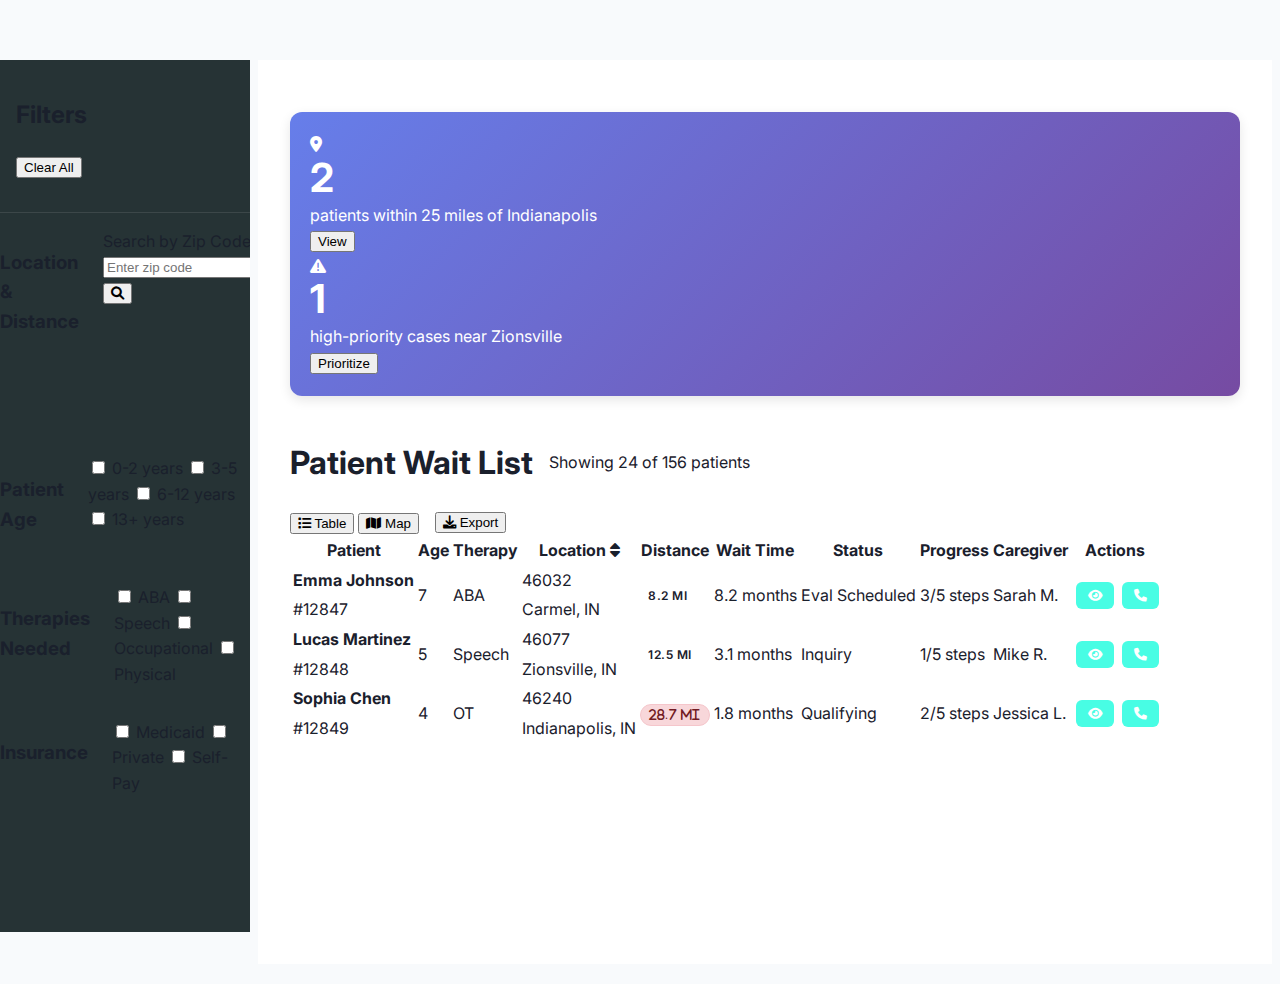
<file: index.html>
<!DOCTYPE html>
<html lang="en">
<head>
    <meta charset="UTF-8">
    <meta name="viewport" content="width=device-width, initial-scale=1.0">
    <title>Therapprove - Enhanced Location Filtering</title>
    <link rel="stylesheet" href="styles.css">
    <link href="https://fonts.googleapis.com/css2?family=Inter:wght@300;400;500;600;700&display=swap" rel="stylesheet">
    <link rel="stylesheet" href="https://cdnjs.cloudflare.com/ajax/libs/font-awesome/6.0.0/css/all.min.css">
</head>
<body>
    <div class="app-container">
        <!-- Enhanced Sidebar with Zip Code Filtering -->
        <aside class="sidebar">
            <div class="sidebar-header">
                <h2>Filters</h2>
                <button class="clear-filters">Clear All</button>
            </div>

            <!-- NEW: Enhanced Location Filter -->
            <div class="filter-section">
                <h3>Location & Distance</h3>
                
                <!-- Zip Code Search -->
                <div class="zip-search">
                    <label for="zip-input">Search by Zip Code</label>
                    <div class="zip-input-group">
                        <input type="text" id="zip-input" placeholder="Enter zip code" maxlength="5">
                        <button class="zip-search-btn">
                            <i class="fas fa-search"></i>
                        </button>
                    </div>
                </div>

                <!-- Radius Selector -->
                <div class="radius-selector">
                    <label>Within Distance</label>
                    <div class="radius-options">
                        <button class="radius-btn" data-radius="10">10 miles</button>
                        <button class="radius-btn active" data-radius="25">25 miles</button>
                        <button class="radius-btn" data-radius="50">50 miles</button>
                    </div>
                </div>

                <!-- Quick Location Filters -->
                <div class="quick-locations">
                    <label>Near Clinic Locations</label>
                    <div class="location-chips">
                        <button class="location-chip" data-location="indianapolis">
                            <i class="fas fa-map-marker-alt"></i>
                            Indianapolis
                        </button>
                        <button class="location-chip" data-location="louisville">
                            <i class="fas fa-map-marker-alt"></i>
                            Louisville
                        </button>
                        <button class="location-chip" data-location="lexington">
                            <i class="fas fa-map-marker-alt"></i>
                            Lexington
                        </button>
                    </div>
                </div>
            </div>

            <!-- Existing Filters (keeping current design) -->
            <div class="filter-section">
                <h3>Patient Age</h3>
                <div class="checkbox-group">
                    <label><input type="checkbox"> 0-2 years</label>
                    <label><input type="checkbox"> 3-5 years</label>
                    <label><input type="checkbox"> 6-12 years</label>
                    <label><input type="checkbox"> 13+ years</label>
                </div>
            </div>

            <div class="filter-section">
                <h3>Therapies Needed</h3>
                <div class="checkbox-group">
                    <label><input type="checkbox"> ABA</label>
                    <label><input type="checkbox"> Speech</label>
                    <label><input type="checkbox"> Occupational</label>
                    <label><input type="checkbox"> Physical</label>
                </div>
            </div>

            <div class="filter-section">
                <h3>Insurance</h3>
                <div class="checkbox-group">
                    <label><input type="checkbox"> Medicaid</label>
                    <label><input type="checkbox"> Private</label>
                    <label><input type="checkbox"> Self-Pay</label>
                </div>
            </div>
        </aside>

        <!-- Main Content Area -->
        <main class="main-content">
            <!-- NEW: Location Insights Banner -->
            <div class="insights-banner">
                <div class="insight-card">
                    <i class="fas fa-map-marker-alt"></i>
                    <div class="insight-content">
                        <span class="insight-number">8</span>
                        <span class="insight-text">patients within 25 miles of Indianapolis</span>
                    </div>
                    <button class="insight-action">View</button>
                </div>
                <div class="insight-card urgent">
                    <i class="fas fa-exclamation-triangle"></i>
                    <div class="insight-content">
                        <span class="insight-number">3</span>
                        <span class="insight-text">high-priority cases near Zionsville</span>
                    </div>
                    <button class="insight-action">Prioritize</button>
                </div>
            </div>

            <!-- Enhanced Header with Map Toggle -->
            <div class="content-header">
                <div class="header-left">
                    <h1>Patient Wait List</h1>
                    <span class="patient-count">Showing 24 of 156 patients</span>
                </div>
                <div class="header-right">
                    <div class="view-toggle">
                        <button class="toggle-btn active" data-view="table">
                            <i class="fas fa-list"></i>
                            Table
                        </button>
                        <button class="toggle-btn" data-view="map">
                            <i class="fas fa-map"></i>
                            Map
                        </button>
                    </div>
                    <button class="export-btn">
                        <i class="fas fa-download"></i>
                        Export
                    </button>
                </div>
            </div>

            <!-- Enhanced Patient Table -->
            <div class="table-container">
                <table class="patient-table">
                    <thead>
                        <tr>
                            <th>Patient</th>
                            <th>Age</th>
                            <th>Therapy</th>
                            <th>Location <i class="fas fa-sort"></i></th>
                            <th>Distance</th>
                            <th>Wait Time</th>
                            <th>Status</th>
                            <th>Progress</th>
                            <th>Caregiver</th>
                            <th>Actions</th>
                        </tr>
                    </thead>
                    <tbody>
                        <tr class="patient-row" data-distance="8.2">
                            <td>
                                <div class="patient-info">
                                    <strong>Emma Johnson</strong>
                                    <span class="patient-id">#12847</span>
                                </div>
                            </td>
                            <td>7</td>
                            <td><span class="therapy-tag aba">ABA</span></td>
                            <td>
                                <div class="location-info">
                                    <span class="zip-code">46032</span>
                                    <span class="city">Carmel, IN</span>
                                </div>
                            </td>
                            <td class="distance-cell">
                                <span class="distance-badge near">8.2 mi</span>
                            </td>
                            <td>
                                <span class="wait-time urgent">8.2 months</span>
                            </td>
                            <td><span class="status-badge eval">Eval Scheduled</span></td>
                            <td>
                                <div class="progress-bar">
                                    <div class="progress-fill" style="width: 60%"></div>
                                </div>
                                <span class="progress-text">3/5 steps</span>
                            </td>
                            <td>Sarah M.</td>
                            <td>
                                <div class="action-buttons">
                                    <button class="action-btn" title="View Details">
                                        <i class="fas fa-eye"></i>
                                    </button>
                                    <button class="action-btn" title="Contact">
                                        <i class="fas fa-phone"></i>
                                    </button>
                                </div>
                            </td>
                        </tr>
                        
                        <tr class="patient-row" data-distance="12.5">
                            <td>
                                <div class="patient-info">
                                    <strong>Lucas Martinez</strong>
                                    <span class="patient-id">#12848</span>
                                </div>
                            </td>
                            <td>5</td>
                            <td><span class="therapy-tag speech">Speech</span></td>
                            <td>
                                <div class="location-info">
                                    <span class="zip-code">46077</span>
                                    <span class="city">Zionsville, IN</span>
                                </div>
                            </td>
                            <td class="distance-cell">
                                <span class="distance-badge near">12.5 mi</span>
                            </td>
                            <td>
                                <span class="wait-time moderate">3.1 months</span>
                            </td>
                            <td><span class="status-badge inquiry">Inquiry</span></td>
                            <td>
                                <div class="progress-bar">
                                    <div class="progress-fill" style="width: 20%"></div>
                                </div>
                                <span class="progress-text">1/5 steps</span>
                            </td>
                            <td>Mike R.</td>
                            <td>
                                <div class="action-buttons">
                                    <button class="action-btn" title="View Details">
                                        <i class="fas fa-eye"></i>
                                    </button>
                                    <button class="action-btn" title="Contact">
                                        <i class="fas fa-phone"></i>
                                    </button>
                                </div>
                            </td>
                        </tr>

                        <tr class="patient-row" data-distance="28.7">
                            <td>
                                <div class="patient-info">
                                    <strong>Sophia Chen</strong>
                                    <span class="patient-id">#12849</span>
                                </div>
                            </td>
                            <td>4</td>
                            <td><span class="therapy-tag ot">OT</span></td>
                            <td>
                                <div class="location-info">
                                    <span class="zip-code">46240</span>
                                    <span class="city">Indianapolis, IN</span>
                                </div>
                            </td>
                            <td class="distance-cell">
                                <span class="distance-badge far">28.7 mi</span>
                            </td>
                            <td>
                                <span class="wait-time moderate">1.8 months</span>
                            </td>
                            <td><span class="status-badge qualifying">Qualifying</span></td>
                            <td>
                                <div class="progress-bar">
                                    <div class="progress-fill" style="width: 40%"></div>
                                </div>
                                <span class="progress-text">2/5 steps</span>
                            </td>
                            <td>Jessica L.</td>
                            <td>
                                <div class="action-buttons">
                                    <button class="action-btn" title="View Details">
                                        <i class="fas fa-eye"></i>
                                    </button>
                                    <button class="action-btn" title="Contact">
                                        <i class="fas fa-phone"></i>
                                    </button>
                                </div>
                            </td>
                        </tr>
                    </tbody>
                </table>
            </div>

            <!-- NEW: Map View (Hidden by default) -->
            <div class="map-container" id="map-view" style="display: none;">
                <div class="map-placeholder">
                    <div class="map-controls">
                        <button class="map-control-btn">
                            <i class="fas fa-search-plus"></i>
                        </button>
                        <button class="map-control-btn">
                            <i class="fas fa-search-minus"></i>
                        </button>
                        <button class="map-control-btn">
                            <i class="fas fa-crosshairs"></i>
                        </button>
                    </div>
                    
                    <!-- Simulated Map with Patient Pins -->
                    <div class="map-pins">
                        <div class="map-pin near" style="top: 30%; left: 45%;" data-patient="Emma Johnson">
                            <i class="fas fa-map-marker-alt"></i>
                            <span class="pin-label">Emma J.</span>
                        </div>
                        <div class="map-pin near" style="top: 25%; left: 40%;" data-patient="Lucas Martinez">
                            <i class="fas fa-map-marker-alt"></i>
                            <span class="pin-label">Lucas M.</span>
                        </div>
                        <div class="map-pin far" style="top: 60%; left: 55%;" data-patient="Sophia Chen">
                            <i class="fas fa-map-marker-alt"></i>
                            <span class="pin-label">Sophia C.</span>
                        </div>
                    </div>
                    
                    <!-- Map Legend -->
                    <div class="map-legend">
                        <div class="legend-item">
                            <div class="legend-color near"></div>
                            <span>Within 15 miles</span>
                        </div>
                        <div class="legend-item">
                            <div class="legend-color far"></div>
                            <span>15+ miles</span>
                        </div>
                    </div>
                </div>
            </div>
        </main>
    </div>

    <script src="script.js"></script>
</body>
</html>
</file>
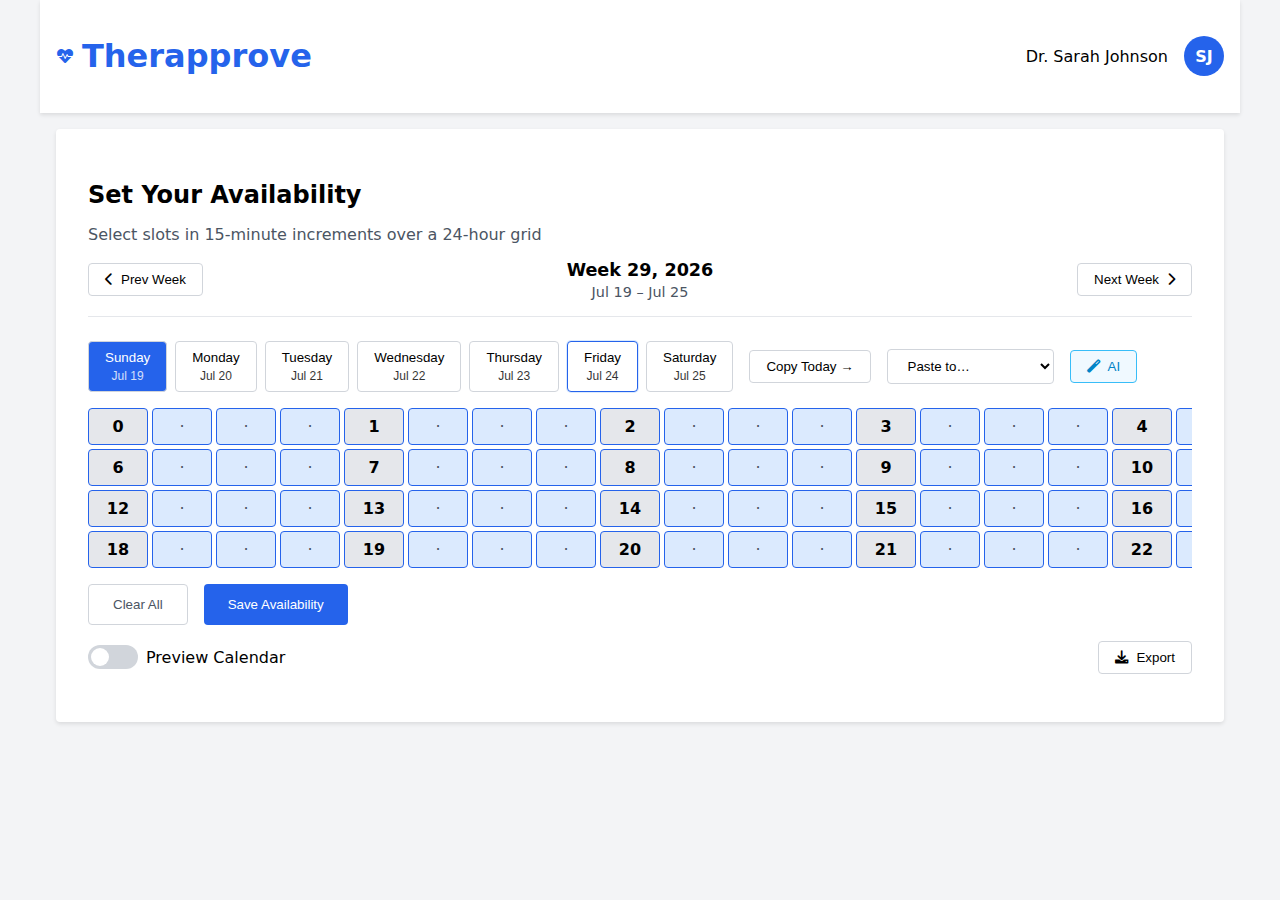
<file: availability.html>
<!DOCTYPE html>
<html lang="en">
<head>
  <meta charset="UTF-8">
  <meta name="viewport" content="width=device-width, initial-scale=1">
  <title>Therapprove – Availability Scheduler</title>
  <link
    href="https://cdnjs.cloudflare.com/ajax/libs/font-awesome/6.0.0-beta3/css/all.min.css"
    rel="stylesheet"
  />
  <link rel="stylesheet" href="availability-styles.css">
</head>
<body>
  <div class="app-container">
    <header class="app-header">
      <div class="logo">
        <i class="fas fa-heartbeat"></i>
        <h1>Therapprove</h1>
      </div>
      <div class="user-info">
        <span>Dr. Sarah Johnson</span>
        <div class="avatar">SJ</div>
      </div>
    </header>

    <main class="main-content">
      <div class="page-header">
        <h2>Set Your Availability</h2>
        <p>Select slots in 15-minute increments over a 24-hour grid</p>
      </div>

      <!-- Week Navigation -->
      <div class="week-navigation">
        <button id="prev-week" class="week-nav-btn" aria-label="Previous Week">
          <i class="fas fa-chevron-left"></i> Prev Week
        </button>
        <div class="week-info-container">
          <div id="week-info" class="week-info">Week 30, 2023</div>
          <div id="week-dates" class="week-dates">Jul 23 – Jul 29</div>
        </div>
        <button id="next-week" class="week-nav-btn" aria-label="Next Week">
          Next Week <i class="fas fa-chevron-right"></i>
        </button>
      </div>

      <!-- Day Selector + Copy/Paste -->
      <div class="controls">
        <div class="day-selector">
          <button class="day-btn active" data-day="0">Sunday</button>
          <button class="day-btn" data-day="1">Monday</button>
          <button class="day-btn" data-day="2">Tuesday</button>
          <button class="day-btn" data-day="3">Wednesday</button>
          <button class="day-btn" data-day="4">Thursday</button>
          <button class="day-btn" data-day="5">Friday</button>
          <button class="day-btn" data-day="6">Saturday</button>
        </div>
        <button class="action-btn" id="copy-day">Copy Today →</button>
        <select id="paste-target" class="paste-select">
          <option value="">Paste to…</option>
        </select>
        <!-- AI button will be added by JavaScript -->
      </div>

      <!-- 24-Hour Grid -->
      <div class="time-grid-container">
        <div class="time-grid" id="time-grid"></div>
      </div>

      <!-- Save & Calendar Preview Toggle -->
      <div class="action-buttons">
        <button class="secondary-btn" id="clear-all">Clear All</button>
        <button class="primary-btn" id="save-availability">Save Availability</button>
      </div>

      <div class="calendar-toggle">
        <label class="toggle-switch">
          <input type="checkbox" id="calendar-view-toggle">
          <span class="toggle-slider"></span>
        </label>
        <span>Preview Calendar</span>
        
        <div class="export-options">
          <button id="export-dropdown-btn" class="export-btn">
            <i class="fas fa-download"></i> Export
          </button>
          <div id="export-dropdown" class="export-dropdown">
            <button id="export-csv" class="export-option">
              <i class="fas fa-file-csv"></i> CSV File
            </button>
            <button id="export-ics" class="export-option">
              <i class="fas fa-calendar-alt"></i> iCalendar (.ics)
            </button>
            <button id="export-excel" class="export-option">
              <i class="fas fa-file-excel"></i> Excel File
            </button>
            <div class="export-divider"></div>
            <button id="export-google" class="export-option">
              <i class="fab fa-google"></i> Google Calendar
            </button>
            <button id="export-outlook" class="export-option">
              <i class="fab fa-microsoft"></i> Outlook Calendar
            </button>
          </div>
        </div>
      </div>

      <!-- Calendar Preview -->
      <div id="calendar-view" class="calendar-view" style="display:none;">
        <div class="calendar-header">
          <div></div>
          <div>Sunday</div>
          <div>Monday</div>
          <div>Tuesday</div>
          <div>Wednesday</div>
          <div>Thursday</div>
          <div>Friday</div>
          <div>Saturday</div>
        </div>
        <div class="calendar-body" id="calendar-body"></div>
      </div>
      
      <!-- Last saved info -->
      <div id="last-saved-info" class="last-saved-info" style="text-align: center; margin-top: 1rem; color: var(--gray-600); font-size: 0.875rem;">
        <!-- Will be populated by JavaScript -->
      </div>
    </main>
  </div>

  <script src="availability.js"></script>
</body>
</html>
</file>
<file: styles.css>
/* Accessibility */
.sr-only {
    position: absolute;
    width: 1px;
    height: 1px;
    padding: 0;
    margin: -1px;
    overflow: hidden;
    clip: rect(0, 0, 0, 0);
    white-space: nowrap;
    border: 0;
}

.skip-link {
    position: absolute;
    top: -40px;
    left: 6px;
    background: var(--primary-color);
    color: var(--secondary-color);
    padding: 8px;
    text-decoration: none;
    border-radius: 4px;
    z-index: 10001;
    font-weight: 600;
}

.skip-link:focus {
    top: 6px;
}

/* Enhanced Focus States */
*:focus {
    outline: 2px solid var(--primary-color);
    outline-offset: 2px;
}

button:focus,
input:focus,
select:focus,
a:focus {
    outline: 2px solid var(--primary-color);
    outline-offset: 2px;
    box-shadow: 0 0 0 4px rgba(72, 253, 228, 0.2);
}

.view-btn:focus {
    outline: 2px solid var(--primary-color);
    outline-offset: -2px;
}

.saved-view-btn:focus {
    outline: 2px solid var(--primary-color);
    outline-offset: -2px;
}

/* High Contrast Mode Support */
@media (prefers-contrast: high) {
    :root {
        --border-color: #000000;
        --text-secondary: #000000;
        --bg-gray: #ffffff;
    }
    
    .insurance-pill,
    .stage-badge,
    .sla-badge {
        border: 2px solid currentColor;
    }
}

/* Reduced Motion Support */
@media (prefers-reduced-motion: reduce) {
    *,
    *::before,
    *::after {
        animation-duration: 0.01ms !important;
        animation-iteration-count: 1 !important;
        transition-duration: 0.01ms !important;
        scroll-behavior: auto !important;
    }
}

/* Focus Within for Complex Components */
.table-row:focus-within {
    background: var(--primary-light);
    outline: 2px solid var(--primary-color);
    outline-offset: -2px;
}

.kanban-card:focus-within {
    outline: 2px solid var(--primary-color);
    outline-offset: -2px;
    box-shadow: 0 0 0 4px rgba(72, 253, 228, 0.2);
}

/* Enhanced body background - simplified */
body {
    font-family: 'Inter', -apple-system, BlinkMacSystemFont, sans-serif;
    background-color: #f8fafc;
    color: #1a202c;
    line-height: 1.6;
    min-height: 100vh;
}

/* Clean header */
.header {
    background: white;
    border-bottom: 1px solid #e2e8f0;
    box-shadow: 0 1px 3px rgba(0, 0, 0, 0.1);
    position: sticky;
    top: 0;
    z-index: 100;
}

/* Simple KPI values */
.kpi-value.good {
    color: #38a169;
}

.kpi-value.excellent {
    color: #3182ce;
}

/* Clean main content */
.main-content {
    background: white;
    border-radius: 12px;
    margin: 20px;
    padding: 30px;
    box-shadow: 0 1px 3px rgba(0, 0, 0, 0.1);
}

/* Simple page header */
.page-header h1 { 
    font-size: 1.8rem; 
    font-weight: 600; 
    color: var(--text-primary); 
    margin: 0;
}

/* Simplified filter groups with subtle hover */
.filter-group {
    display: flex;
    flex-direction: column;
    gap: 0.4rem;
    width: 140px;
    padding: 1rem;
    background: #f8fafc;
    border-radius: 6px;
    border: 1px solid #e2e8f0;
    box-shadow: 0 1px 2px rgba(0, 0, 0, 0.05);
    flex-shrink: 0;
    transition: box-shadow 0.2s ease;
}

.filter-group:hover {
    box-shadow: 0 2px 8px rgba(0, 0, 0, 0.1);
}

/* Location & Distance group needs to be wider for ZIP + radius */
.filter-group:first-child {
    width: 200px;
}

/* Simple input and select interactions */
.location-controls input,
.filter-group select {
    padding: 0.5rem;
    border: 1px solid var(--border-color);
    border-radius: 4px;
    font-size: 0.8rem;
    background: white;
    transition: border-color 0.2s ease;
    width: 100%;
}

.location-controls input:hover,
.filter-group select:hover {
    border-color: var(--primary-color);
}

.location-controls input:focus,
.filter-group select:focus {
    outline: none;
    border-color: var(--primary-color);
    box-shadow: 0 0 0 2px rgba(72, 253, 228, 0.1);
}

/* Clean insights banner */
.insights-banner {
    background: linear-gradient(135deg, #667eea 0%, #764ba2 100%);
    color: white;
    padding: 20px;
    margin: 20px 0;
    border-radius: 12px;
    box-shadow: 0 4px 12px rgba(0, 0, 0, 0.1);
}

/* Simple location chips */
.location-chip {
    display: inline-flex;
    align-items: center;
    gap: 8px;
    padding: 10px 16px;
    background: #f8fafc;
    border: 2px solid #e2e8f0;
    border-radius: 25px;
    font-size: 0.9rem;
    font-weight: 500;
    color: #4a5568;
    cursor: pointer;
    transition: all 0.2s ease;
    text-decoration: none;
    white-space: nowrap;
}

.location-chip:hover {
    background: #e2e8f0;
    border-color: #cbd5e0;
    transform: translateY(-1px);
    box-shadow: 0 2px 8px rgba(0, 0, 0, 0.1);
}

.location-chip.active,
.location-chip[aria-pressed="true"] {
    background: var(--primary-color);
    border-color: var(--primary-color);
    color: white;
    box-shadow: 0 2px 8px rgba(72, 253, 228, 0.3);
}

/* Simple table interactions */
.referrals-table tbody tr {
    transition: background-color 0.2s ease;
}

.referrals-table tbody tr:hover {
    background: #fbfeff;
}

/* Clean action buttons */
.action-btn {
    background: var(--primary-color);
    color: white;
    border: none;
    padding: 6px 12px;
    border-radius: 6px;
    font-size: 0.8rem;
    cursor: pointer;
    margin-left: 4px;
    transition: all 0.2s ease;
}

.action-btn:hover {
    background: var(--primary-dark);
    transform: translateY(-1px);
    box-shadow: 0 2px 8px rgba(0, 0, 0, 0.15);
}

/* Simple view buttons */
.view-btn {
    transition: all 0.2s ease;
}

.view-btn:hover {
    transform: translateY(-1px);
    box-shadow: 0 2px 8px rgba(0, 0, 0, 0.1);
}

/* Clean saved view buttons */
.saved-view-btn {
    padding: 0.4rem 0.8rem;
    border: 1px solid var(--border-color);
    background: white;
    cursor: pointer;
    border-radius: 4px;
    font-size: 0.75rem;
    transition: all 0.2s ease;
    white-space: nowrap;
}

.saved-view-btn:hover {
    background: var(--bg-gray);
    transform: translateY(-1px);
    box-shadow: 0 2px 8px rgba(0, 0, 0, 0.1);
}

.saved-view-btn.active {
    background: var(--primary-color);
    color: var(--secondary-color);
    border-color: var(--primary-color);
}

/* Remove floating action button */
.floating-action {
    display: none;
}

/* Simple loading animation */
.spinner {
    width: 50px;
    height: 50px;
    border: 4px solid rgba(255, 255, 255, 0.3);
    border-top: 4px solid var(--primary-color);
    border-radius: 50%;
    animation: spin 1s linear infinite;
    margin-bottom: 20px;
}

@keyframes spin {
    0% { transform: rotate(0deg); }
    100% { transform: rotate(360deg); }
}

/* Remove excessive animations */
@keyframes shimmer,
@keyframes pulse,
@keyframes glow-green,
@keyframes glow-blue,
@keyframes pulse-spinner {
    /* Disable these animations */
}

.sla-badge.urgent,
.priority-dot.urgent {
    animation: none;
}

.kpi-value {
    text-shadow: none;
    animation: none;
}
}

/* Therapprove Colors */
:root {
    --primary-color: #48fde4;
    --primary-dark: #00ad9a;
    --primary-light: #ebfffd;
    --secondary-color: #263335;
    --text-primary: #1a202c;
    --text-secondary: #718096;
    --border-color: #e2e8f0;
    --bg-white: #ffffff;
    --bg-gray: #f7fafc;
    --shadow: 0 1px 3px rgba(0, 0, 0, 0.1);
    --success-color: #51cf66;
    --warning-color: #ffd43b;
    --error-color: #ff6b6b;
}

/* Header */
.header {
    background: var(--bg-white);
    border-bottom: 1px solid var(--border-color);
    padding: 0 1rem;
    height: 60px;
    position: fixed;
    top: 0;
    left: 0;
    right: 0;
    z-index: 1000;
    box-shadow: var(--shadow);
}

.header-content {
    display: flex;
    align-items: center;
    justify-content: space-between;
    height: 100%;
    max-width: 1400px;
    margin: 0 auto;
}

.header-left {
    display: flex;
    align-items: center;
    gap: 1rem;
}

.mobile-menu-btn,
.sidebar-toggle {
    background: none;
    border: none;
    padding: 0.5rem;
    cursor: pointer;
    color: var(--text-secondary);
    border-radius: 4px;
    transition: all 0.2s;
}

.search-container {
    flex: 1;
    max-width: 400px;
    margin: 0 2rem;
}

.search-wrapper {
    position: relative;
}

.search-icon {
    position: absolute;
    left: 12px;
    top: 50%;
    transform: translateY(-50%);
    color: var(--text-secondary);
}

.search-input {
    width: 100%;
    padding: 0.75rem 1rem 0.75rem 2.5rem;
    border: 1px solid var(--border-color);
    border-radius: 8px;
    font-size: 0.9rem;
    transition: all 0.2s;
}

.header-right {
    display: flex;
    align-items: center;
    gap: 1rem;
}

.kpi-summary {
    display: flex;
    gap: 1rem;
}

.kpi-item {
    display: flex;
    flex-direction: column;
    align-items: center;
    padding: 0.5rem;
    background: var(--bg-gray);
    border-radius: 6px;
    min-width: 80px;
}

.kpi-label {
    font-size: 0.7rem;
    color: var(--text-secondary);
}

.kpi-value {
    font-size: 0.9rem;
    font-weight: 600;
}

.kpi-value.good {
    color: var(--success-color);
}

.kpi-value.excellent {
    color: var(--primary-dark);
}

.user-profile {
    display: flex;
    align-items: center;
    gap: 0.75rem;
    cursor: pointer;
    padding: 0.5rem;
    border-radius: 8px;
    transition: all 0.2s;
}

.avatar {
    width: 40px;
    height: 40px;
    background: #ff6b6b;
    border-radius: 50%;
    display: flex;
    align-items: center;
    justify-content: center;
    color: white;
    font-weight: 600;
    font-size: 0.9rem;
}

.user-info {
    display: flex;
    flex-direction: column;
}

.user-name {
    font-weight: 500;
    font-size: 0.9rem;
}

.user-role {
    font-size: 0.8rem;
    color: var(--text-secondary);
}

/* Sidebar */
.sidebar {
    position: fixed;
    left: 0;
    top: 60px;
    width: 250px;
    height: calc(100vh - 60px);
    background: var(--secondary-color);
    padding: 1rem 0;
    z-index: 999;
    overflow-y: auto;
}

.sidebar-header {
    padding: 0 1rem 2rem;
    border-bottom: 1px solid rgba(255, 255, 255, 0.1);
    margin-bottom: 1rem;
}

.logo {
    width: 100%;
    height: auto;
}

.sidebar-menu {
    padding: 0 0.5rem;
}

.nav-item {
    display: flex;
    align-items: center;
    gap: 0.75rem;
    padding: 0.75rem 1rem;
    color: rgba(255, 255, 255, 0.8);
    text-decoration: none;
    border-radius: 6px;
    margin-bottom: 0.25rem;
    transition: all 0.2s;
}

.nav-item:hover {
    background: rgba(255, 255, 255, 0.1);
    color: white;
}

.nav-item.active {
    background: var(--primary-color);
    color: var(--secondary-color);
    font-weight: 500;
}

.nav-item i {
    width: 20px;
    text-align: center;
}

/* Main Content */
.main-content {
    margin-left: 250px;
    margin-top: 60px;
    padding: 2rem;
    min-height: calc(100vh - 60px);
}

.page-header {
    display: flex;
    justify-content: space-between;
    align-items: center;
    margin-bottom: 2rem;
}

.page-header h2 {
    font-size: 1.8rem;
    font-weight: 600;
    color: var(--text-primary);
}

.view-controls {
    display: flex;
    gap: 0.5rem;
}

.view-btn {
    padding: 0.5rem 1rem;
    border: 1px solid var(--border-color);
    background: white;
    cursor: pointer;
    border-radius: 6px;
    font-size: 0.9rem;
    transition: all 0.2s;
    display: flex;
    align-items: center;
    gap: 0.5rem;
}

.view-btn:hover {
    background: var(--bg-gray);
}

.view-btn.active {
    background: var(--primary-color);
    color: var(--secondary-color);
    border-color: var(--primary-color);
}

/* Smart Filters */
.smart-filters-panel {
    background: var(--bg-white);
    border-radius: 12px;
    padding: 1.5rem;
    margin-bottom: 2rem;
    box-shadow: var(--shadow);
    border: 1px solid var(--border-color);
}

/* Exact staging environment colors from original demo */
:root {
    --primary-color: #48fde4;
    --primary-dark: #00ad9a;
    --primary-light: #ebfffd;
    --secondary-color: #263335;
    --accent-color: #ff6b6b;
    --success-color: #51cf66;
    --warning-color: #ffd43b;
    --error-color: #ff6b6b;
    --text-primary: #1a202c;
    --text-secondary: #718096;
    --border-color: #e2e8f0;
    --bg-white: #ffffff;
    --bg-gray: #f7fafc;
    --shadow: 0 1px 3px rgba(0, 0, 0, 0.1);
    --shadow-lg: 0 10px 25px rgba(0, 0, 0, 0.1);
}

/* Original staging environment colors - no animations */
body {
    font-family: 'Inter', -apple-system, BlinkMacSystemFont, sans-serif;
    background-color: #f8fafc;
    color: #1a202c;
    line-height: 1.6;
    min-height: 100vh;
}

/* Sidebar - exact staging layout with collapse functionality */
.sidebar {
    position: fixed;
    left: 0;
    top: 60px;
    width: 250px;
    height: calc(100vh - 60px);
    background: var(--secondary-color);
    padding: 1rem 0;
    z-index: 999;
    overflow-y: auto;
    transition: width 0.3s ease;
}

.sidebar.collapsed {
    width: 64px;
}

.sidebar.collapsed .sidebar-header {
    padding: 0 0.5rem 1rem;
}

.sidebar.collapsed .logo {
    display: none;
}

.sidebar.collapsed .nav-item span {
    display: none;
}

.sidebar.collapsed .nav-item {
    justify-content: center;
    padding: 0.75rem 0.5rem;
}

.sidebar-header {
    padding: 0 1rem 2rem;
    border-bottom: 1px solid rgba(255, 255, 255, 0.1);
    margin-bottom: 1rem;
}

.logo {
    width: 100%;
    height: auto;
}

.sidebar-menu {
    padding: 0 0.5rem;
}

.nav-item {
    display: flex;
    align-items: center;
    gap: 0.75rem;
    padding: 0.75rem 1rem;
    color: rgba(255, 255, 255, 0.8);
    text-decoration: none;
    border-radius: 6px;
    margin-bottom: 0.25rem;
    transition: all 0.3s ease;
}

.nav-item:hover {
    background: rgba(255, 255, 255, 0.1);
    color: white;
}

.nav-item.active {
    background: var(--primary-color);
    color: var(--secondary-color);
    font-weight: 500;
}

.nav-item i {
    width: 20px;
    text-align: center;
    flex-shrink: 0;
}

/* Main Content - adjusts for sidebar collapse */
.main-content {
    margin-left: 250px;
    margin-top: 60px;
    padding: 2rem;
    min-height: calc(100vh - 60px);
    background: var(--bg-white);
    border-radius: 0;
    margin-right: 0;
    box-shadow: none;
    transition: margin-left 0.3s ease;
}

.main-content.sidebar-collapsed {
    margin-left: 64px;
}

/* Header - proper fixed positioning */
.header {
    background: var(--bg-white);
    border-bottom: 1px solid var(--border-color);
    box-shadow: var(--shadow);
    position: fixed;
    top: 0;
    left: 0;
    right: 0;
    z-index: 1000;
    height: 60px;
    padding: 0 1rem;
}

.header-content {
    display: flex;
    align-items: center;
    justify-content: space-between;
    height: 100%;
    max-width: 1400px;
    margin: 0 auto;
}

.header-left {
    display: flex;
    align-items: center;
    gap: 1rem;
}

.mobile-menu-btn,
.sidebar-toggle {
    background: none;
    border: none;
    padding: 0.5rem;
    cursor: pointer;
    color: var(--text-secondary);
    border-radius: 4px;
}

.mobile-menu-btn:hover,
.sidebar-toggle:hover {
    background: var(--bg-gray);
    color: var(--primary-dark);
}

.search-container {
    flex: 1;
    max-width: 400px;
    margin: 0 2rem;
}

.search-wrapper {
    position: relative;
}

.search-icon {
    position: absolute;
    left: 12px;
    top: 50%;
    transform: translateY(-50%);
    color: var(--text-secondary);
}

.search-input {
    width: 100%;
    padding: 0.75rem 1rem 0.75rem 2.5rem;
    border: 1px solid var(--border-color);
    border-radius: 8px;
    font-size: 0.9rem;
}

.search-input:focus {
    outline: none;
    border-color: var(--primary-color);
    box-shadow: 0 0 0 3px rgba(72, 253, 228, 0.1);
}

.header-right {
    display: flex;
    align-items: center;
    gap: 1rem;
}

.kpi-summary {
    display: flex;
    gap: 1rem;
    align-items: center;
}

.kpi-item {
    display: flex;
    flex-direction: column;
    align-items: center;
    text-align: center;
    min-width: 80px;
    max-width: 100px;
}

.kpi-label {
    font-size: 0.7rem;
    color: var(--text-secondary);
    margin-bottom: 0.25rem;
    line-height: 1.2;
    white-space: nowrap;
}

.kpi-value {
    font-size: 0.9rem;
    font-weight: 600;
}

/* Responsive Design */
@media (max-width: 1024px) {
    .sidebar {
        transform: translateX(-100%);
    }
    
    .sidebar.open {
        transform: translateX(0);
    }
    
    .main-content {
        margin-left: 0;
    }
}

/* Responsive - hide KPIs on smaller screens */
@media (max-width: 1200px) {
    .kpi-summary {
        display: none;
    }
}

@media (max-width: 768px) {
    .search-container {
        margin: 0 1rem;
    }
    
    .kpi-summary {
        display: none;
    }
    
    .main-content {
        padding: 1rem;
    }
}

/* Original page header */
.page-header h1 { 
    font-size: 1.8rem; 
    font-weight: 600; 
    color: var(--text-primary); 
    margin: 0;
}

/* Original filter groups with proper colors */
.filter-group {
    display: flex;
    flex-direction: column;
    gap: 0.4rem;
    width: 140px;
    padding: 1rem;
    background: var(--bg-gray);
    border-radius: 6px;
    border: 1px solid var(--border-color);
    box-shadow: 0 1px 2px rgba(0, 0, 0, 0.05);
    flex-shrink: 0;
}

.filter-group:hover {
    box-shadow: 0 2px 8px rgba(0, 0, 0, 0.1);
}

/* Location & Distance group needs to be wider for ZIP + radius */
.filter-group:first-child {
    width: 200px;
}

.filter-group label {
    font-weight: 500;
    color: var(--text-primary);
    font-size: 0.8rem;
    margin-bottom: 0.2rem;
}

/* Original input and select styling */
.location-controls input,
.filter-group select {
    padding: 0.5rem;
    border: 1px solid var(--border-color);
    border-radius: 4px;
    font-size: 0.8rem;
    background: var(--bg-white);
    width: 100%;
    color: var(--text-primary);
}

.location-controls input:hover,
.filter-group select:hover {
    border-color: var(--primary-color);
}

.location-controls input:focus,
.filter-group select:focus {
    outline: none;
    border-color: var(--primary-color);
    box-shadow: 0 0 0 3px rgba(72, 253, 228, 0.1);
}

/* Original insights banner with proper colors */
.insights-banner {
    background: linear-gradient(135deg, #667eea 0%, #764ba2 100%);
    color: white;
    padding: 20px;
    margin: 20px 0;
    border-radius: 12px;
    box-shadow: 0 4px 12px rgba(0, 0, 0, 0.1);
}

/* Original location chips with proper colors */
.location-chip {
    display: inline-flex;
    align-items: center;
    gap: 8px;
    padding: 10px 16px;
    background: var(--bg-gray);
    border: 2px solid var(--border-color);
    border-radius: 25px;
    font-size: 0.9rem;
    font-weight: 500;
    color: var(--text-secondary);
    cursor: pointer;
    text-decoration: none;
    white-space: nowrap;
}

.location-chip:hover {
    background: #e2e8f0;
    border-color: #cbd5e0;
}

.location-chip.active,
.location-chip[aria-pressed="true"] {
    background: var(--primary-color);
    border-color: var(--primary-color);
    color: var(--secondary-color);
}

/* Original table styling with proper colors */
.referrals-table tbody tr:hover {
    background: #fbfeff;
}

/* Stage badges with proper staging colors */
.stage-badge {
    padding: 0.25rem 0.75rem;
    border-radius: 12px;
    font-size: 0.75rem;
    font-weight: 600;
    text-transform: uppercase;
    letter-spacing: 0.5px;
}

.stage-badge.new {
    background: var(--primary-light);
    color: var(--primary-dark);
    border: 1px solid var(--primary-color);
}

.stage-badge.benefit-check {
    background: #fff3cd;
    color: #856404;
    border: 1px solid var(--warning-color);
}

.stage-badge.pcp-referral {
    background: #cce7ff;
    color: #0056b3;
    border: 1px solid #007bff;
}

.stage-badge.ready-schedule {
    background: #d4edda;
    color: #155724;
    border: 1px solid var(--success-color);
}

.stage-badge.scheduled {
    background: var(--primary-light);
    color: var(--primary-dark);
    border: 1px solid var(--primary-color);
}

/* Insurance pills with proper staging colors */
.insurance-pill {
    padding: 0.25rem 0.75rem;
    border-radius: 12px;
    font-size: 0.75rem;
    font-weight: 600;
    text-transform: uppercase;
}

.insurance-pill.hmo {
    background: var(--primary-light);
    color: var(--primary-dark);
}

.insurance-pill.ppo {
    background: #cce7ff;
    color: #0056b3;
}

.insurance-pill.pos {
    background: #fff3cd;
    color: #856404;
}

.insurance-pill.epo {
    background: #d4edda;
    color: #155724;
}

/* Priority badges with proper staging colors */
.sla-badge {
    padding: 0.25rem 0.75rem;
    border-radius: 12px;
    font-size: 0.75rem;
    font-weight: 600;
    text-transform: uppercase;
}

.sla-badge.urgent {
    background: #f8d7da;
    color: #721c24;
}

.sla-badge.overdue {
    background: #fff3cd;
    color: #856404;
}

.sla-badge.due-today {
    background: #cce7ff;
    color: #0056b3;
}

.sla-badge.normal {
    background: #d4edda;
    color: #155724;
}

/* Priority dots with proper staging colors */
.priority-dot {
    width: 8px;
    height: 8px;
    border-radius: 50%;
    display: inline-block;
    margin-left: 8px;
}

.priority-dot.urgent {
    background: var(--error-color);
}

.priority-dot.overdue {
    background: var(--warning-color);
}

.priority-dot.due-today {
    background: #007bff;
}

.priority-dot.normal {
    background: var(--success-color);
}

/* Original action buttons with proper staging colors */
.action-btn {
    background: var(--primary-color);
    color: var(--secondary-color);
    border: none;
    padding: 6px 12px;
    border-radius: 6px;
    font-size: 0.8rem;
    cursor: pointer;
    margin-left: 4px;
    font-weight: 600;
}

.action-btn:hover {
    background: var(--primary-dark);
    color: white;
}

/* Original view buttons with proper staging colors */
.view-btn {
    background: var(--bg-white);
    color: var(--text-secondary);
    border: 1px solid var(--border-color);
    padding: 0.75rem 1rem;
    border-radius: 6px;
    cursor: pointer;
    font-weight: 500;
}

.view-btn:hover {
    background: var(--bg-gray);
}

.view-btn.active {
    background: var(--primary-color);
    color: var(--secondary-color);
    border-color: var(--primary-color);
}

/* Original saved view buttons with proper staging colors */
.saved-view-btn {
    padding: 0.4rem 0.8rem;
    border: 1px solid var(--border-color);
    background: var(--bg-white);
    cursor: pointer;
    border-radius: 4px;
    font-size: 0.75rem;
    white-space: nowrap;
    color: var(--text-secondary);
}

.saved-view-btn:hover {
    background: var(--bg-gray);
}

.saved-view-btn.active {
    background: var(--primary-color);
    color: var(--secondary-color);
    border-color: var(--primary-color);
}

/* Clear filters button with proper staging colors */
.clear-filters-btn {
    padding: 0.4rem 0.8rem;
    border: 1px solid var(--error-color);
    background: var(--bg-white);
    color: var(--error-color);
    cursor: pointer;
    border-radius: 4px;
    font-size: 0.75rem;
    display: flex;
    align-items: center;
    gap: 0.4rem;
    white-space: nowrap;
}

.clear-filters-btn:hover {
    background: var(--error-color);
    color: white;
}

/* Remove floating action button completely */
.floating-action {
    display: none;
}

/* Original loading spinner with staging colors */
.spinner {
    width: 50px;
    height: 50px;
    border: 4px solid rgba(255, 255, 255, 0.3);
    border-top: 4px solid var(--primary-color);
    border-radius: 50%;
    animation: spin 1s linear infinite;
    margin-bottom: 20px;
}

@keyframes spin {
    0% { transform: rotate(0deg); }
    100% { transform: rotate(360deg); }
}

/* Remove ALL other animations and transitions except essential ones */
* {
    transition: none !important;
    animation: none !important;
}

/* Allow sidebar transitions specifically */
.sidebar {
    transition: width 0.3s ease !important;
}

.main-content {
    transition: margin-left 0.3s ease !important;
}

.nav-item {
    transition: all 0.2s ease !important;
}

/* Only keep essential focus transitions for accessibility */
.location-controls input:focus,
.filter-group select:focus,
button:focus,
input:focus,
select:focus,
a:focus {
    transition: box-shadow 0.1s ease !important;
}

/* Keep the spinner animation */
.spinner {
    animation: spin 1s linear infinite !important;
}

/* Clear filters button styling */
.clear-filters-btn {
    padding: 0.4rem 0.8rem;
    border: 1px solid #dc3545;
    background: white;
    color: #dc3545;
    cursor: pointer;
    border-radius: 4px;
    font-size: 0.75rem;
    transition: all 0.2s;
    display: flex;
    align-items: center;
    gap: 0.4rem;
    white-space: nowrap;
}

.clear-filters-btn:hover {
    background: #dc3545;
    color: white;
}

.clear-filters-btn i {
    font-size: 0.65rem;
}

.filter-group label {
    font-weight: 500;
    color: var(--text-primary);
    font-size: 0.9rem;
}

.location-controls {
    display: flex;
    gap: 0.5rem;
}

.location-controls input,
.filter-group select {
    padding: 0.75rem;
    border: 1px solid var(--border-color);
    border-radius: 6px;
    font-size: 0.9rem;
    background: white;
    transition: all 0.2s;
}

.location-controls input:focus,
.filter-group select:focus {
    outline: none;
    border-color: var(--primary-color);
    box-shadow: 0 0 0 3px rgba(72, 253, 228, 0.1);
}

.saved-views {
    display: flex;
    gap: 0.75rem;
    padding-top: 1rem;
    border-top: 1px solid var(--border-color);
    flex-wrap: wrap;
    align-items: center;
}

.saved-view-btn {
    padding: 0.4rem 0.8rem;
    border: 1px solid var(--border-color);
    background: white;
    cursor: pointer;
    border-radius: 4px;
    font-size: 0.75rem;
    transition: all 0.2s;
    white-space: nowrap;
}

.saved-view-btn:hover {
    background: var(--bg-gray);
}

.saved-view-btn.active {
    background: var(--primary-color);
    color: var(--secondary-color);
    border-color: var(--primary-color);
}
/* Workboard */
.workboard-container {
    background: var(--bg-white);
    border-radius: 12px;
    box-shadow: var(--shadow);
    border: 1px solid var(--border-color);
    overflow: hidden;
}

.workboard-header {
    display: flex;
    justify-content: space-between;
    align-items: center;
    padding: 1rem 1.5rem;
    border-bottom: 1px solid var(--border-color);
    background: var(--bg-gray);
}

.bulk-actions {
    display: flex;
    align-items: center;
    gap: 0.5rem;
}

.bulk-btn {
    padding: 0.5rem 1rem;
    border: 1px solid var(--border-color);
    background: white;
    cursor: pointer;
    border-radius: 4px;
    font-size: 0.8rem;
    transition: all 0.2s;
}

.bulk-btn:disabled {
    opacity: 0.5;
    cursor: not-allowed;
}

.results-info {
    font-size: 0.9rem;
    color: var(--text-secondary);
}

/* Table */
.referrals-table {
    width: 100%;
}

.table-header {
    display: grid;
    grid-template-columns: 40px 2fr 1.5fr 1fr 80px 1fr 100px 1.5fr 100px;
    gap: 1rem;
    padding: 1rem 1.5rem;
    background: var(--bg-gray);
    border-bottom: 1px solid var(--border-color);
    font-weight: 600;
    font-size: 0.8rem;
    color: var(--text-secondary);
    text-transform: uppercase;
}

.table-body {
    max-height: 600px;
    overflow-y: auto;
}

.table-row {
    display: grid;
    grid-template-columns: 40px 2fr 1.5fr 1fr 80px 1fr 100px 1.5fr 100px;
    gap: 1rem;
    padding: 1rem 1.5rem;
    border-bottom: 1px solid var(--border-color);
    transition: all 0.2s;
    align-items: center;
}

.table-row:hover {
    background: var(--bg-gray);
}

.table-row small {
    color: var(--text-secondary);
    font-size: 0.8rem;
}

.action-btn {
    padding: 0.25rem 0.75rem;
    border: 1px solid var(--border-color);
    background: white;
    cursor: pointer;
    border-radius: 4px;
    font-size: 0.8rem;
    transition: all 0.2s;
}

.action-btn:hover {
    background: var(--primary-color);
    color: var(--secondary-color);
    border-color: var(--primary-color);
}
/* Insurance Pills */
.insurance-pill {
    display: inline-block;
    padding: 0.25rem 0.5rem;
    border-radius: 12px;
    font-size: 0.7rem;
    font-weight: 600;
    text-transform: uppercase;
    margin-bottom: 0.25rem;
}

.insurance-pill.hmo {
    background: #fef3c7;
    color: #92400e;
}

.insurance-pill.ppo {
    background: #dbeafe;
    color: #1e40af;
}

.insurance-pill.pos {
    background: #f3e8ff;
    color: #7c3aed;
}

.insurance-pill.epo {
    background: #ecfdf5;
    color: #059669;
}

/* Stage Badges */
.stage-badge {
    display: inline-block;
    padding: 0.25rem 0.75rem;
    border-radius: 16px;
    font-size: 0.7rem;
    font-weight: 600;
    text-transform: capitalize;
}

.stage-badge.new {
    background: #f3f4f6;
    color: #374151;
}

.stage-badge.benefit-check {
    background: #fef3c7;
    color: #92400e;
}

.stage-badge.pcp-referral {
    background: #fce7f3;
    color: #be185d;
}

.stage-badge.pa-needed {
    background: #fee2e2;
    color: #dc2626;
}

.stage-badge.ready-schedule {
    background: #dbeafe;
    color: #1e40af;
}

.stage-badge.scheduled {
    background: #d1fae5;
    color: #059669;
}

/* SLA Badges */
.sla-badge {
    display: inline-block;
    padding: 0.25rem 0.5rem;
    border-radius: 12px;
    font-size: 0.7rem;
    font-weight: 600;
}

.sla-badge.overdue {
    background: #fee2e2;
    color: #dc2626;
}

.sla-badge.due-today {
    background: #fef3c7;
    color: #92400e;
}

.sla-badge.normal {
    background: #f3f4f6;
    color: #374151;
}

/* Kanban View */
.kanban-view {
    display: none;
}

.kanban-board {
    display: flex;
    gap: 1.5rem;
    overflow-x: auto;
    padding: 1rem;
    background: #f8fafc;
    border-radius: 12px;
}

.kanban-column {
    min-width: 300px;
    background: white;
    border-radius: 12px;
    padding: 1.5rem;
    box-shadow: 0 2px 8px rgba(0, 0, 0, 0.1);
    border: 1px solid var(--border-color);
    flex-shrink: 0;
}

.column-header {
    display: flex;
    justify-content: space-between;
    align-items: center;
    margin-bottom: 1.5rem;
    padding-bottom: 1rem;
    border-bottom: 2px solid var(--primary-color);
}

.column-header h3 {
    font-size: 1rem;
    font-weight: 600;
    color: var(--text-primary);
    margin: 0;
}

.count {
    background: var(--primary-color);
    color: white;
    padding: 0.25rem 0.75rem;
    border-radius: 12px;
    font-size: 0.8rem;
    font-weight: 600;
}

.column-content {
    min-height: 200px;
    display: flex;
    flex-direction: column;
    gap: 1rem;
}

.kanban-card {
    background: white;
    border: 1px solid var(--border-color);
    border-radius: 8px;
    padding: 1rem;
    box-shadow: 0 1px 3px rgba(0, 0, 0, 0.1);
    transition: all 0.2s ease;
    cursor: pointer;
}

.kanban-card:hover {
    box-shadow: 0 4px 12px rgba(0, 0, 0, 0.15);
    transform: translateY(-2px);
}

.card-header {
    display: flex;
    justify-content: space-between;
    align-items: flex-start;
    margin-bottom: 0.75rem;
}

.card-header strong {
    color: var(--text-primary);
    font-size: 0.9rem;
    line-height: 1.3;
}

.card-body {
    margin-bottom: 0.75rem;
}

.card-detail {
    font-size: 0.8rem;
    color: var(--text-secondary);
    margin-bottom: 0.25rem;
    display: flex;
    align-items: center;
    gap: 0.5rem;
}

.card-footer {
    display: flex;
    justify-content: space-between;
    align-items: center;
    font-size: 0.75rem;
    color: var(--text-secondary);
    border-top: 1px solid #f1f5f9;
    padding-top: 0.75rem;
}

.column-header .count {
    background: var(--primary-color);
    color: var(--secondary-color);
    padding: 0.25rem 0.5rem;
    border-radius: 12px;
    font-size: 0.7rem;
    font-weight: 600;
}

.column-body {
    min-height: 400px;
}

.kanban-card {
    background: white;
    border-radius: 8px;
    padding: 1rem;
    margin-bottom: 0.75rem;
    box-shadow: var(--shadow);
    border: 1px solid var(--border-color);
    cursor: pointer;
    transition: all 0.2s;
}

.kanban-card:hover {
    box-shadow: 0 4px 12px rgba(0, 0, 0, 0.15);
    transform: translateY(-1px);
}

.card-header {
    display: flex;
    justify-content: space-between;
    align-items: center;
    margin-bottom: 0.5rem;
}

.priority-dot {
    width: 8px;
    height: 8px;
    border-radius: 50%;
}

.priority-dot.overdue {
    background: #dc2626;
}

.priority-dot.due-today {
    background: #f59e0b;
}

.priority-dot.normal {
    background: #6b7280;
}

.card-body {
    margin-bottom: 0.5rem;
    color: var(--text-secondary);
}

.card-footer {
    font-size: 0.7rem;
    color: var(--text-secondary);
}

/* Responsive Design */
@media (max-width: 1024px) {
    .sidebar {
        transform: translateX(-100%);
        transition: transform 0.3s;
    }
    
    .sidebar.open {
        transform: translateX(0);
    }
    
    .main-content {
        margin-left: 0;
    }
    
    .filter-section {
        grid-template-columns: 1fr;
    }
    
    .table-header,
    .table-row {
        grid-template-columns: 40px 2fr 1fr 1fr 80px 1fr 100px 1fr 60px;
        font-size: 0.8rem;
    }
    
    .kpi-summary {
        display: none;
    }
}

@media (max-width: 768px) {
    .header-content {
        padding: 0 0.5rem;
    }
    
    .search-container {
        margin: 0 0.5rem;
    }
    
    .user-info {
        display: none;
    }
    
    .main-content {
        padding: 1rem;
    }
    
    .page-header {
        flex-direction: column;
        gap: 1rem;
        align-items: flex-start;
    }
    
    .view-controls {
        width: 100%;
        justify-content: center;
    }
    
    .table-header {
        display: none;
    }
    
    .table-row {
        display: block;
        padding: 1rem;
        margin-bottom: 0.5rem;
        border-radius: 8px;
        background: white;
        box-shadow: var(--shadow);
    }
    
    .kanban-board {
        flex-direction: column;
    }
    
    .kanban-column {
        min-width: auto;
    }
    
    .saved-views {
        justify-content: center;
    }
}

/* Modal Overlay */
.modal {
    display: none;
    position: fixed;
    top: 0;
    left: 0;
    right: 0;
    bottom: 0;
    background: rgba(0, 0, 0, 0.5);
    z-index: 10000;
    align-items: center;
    justify-content: center;
    backdrop-filter: blur(4px);
}

.modal.show {
    display: flex;
}

.modal-content {
    background: white;
    border-radius: 12px;
    padding: 2rem;
    max-width: 500px;
    width: 90%;
    max-height: 80vh;
    overflow-y: auto;
    box-shadow: 0 20px 25px -5px rgba(0, 0, 0, 0.1);
}

.modal-header {
    display: flex;
    justify-content: space-between;
    align-items: center;
    margin-bottom: 1.5rem;
    padding-bottom: 1rem;
    border-bottom: 1px solid var(--border-color);
}

.modal-header h3 {
    font-size: 1.2rem;
    font-weight: 600;
    color: var(--text-primary);
}

.modal-close {
    background: none;
    border: none;
    font-size: 1.5rem;
    cursor: pointer;
    color: var(--text-secondary);
    padding: 0.5rem;
    border-radius: 4px;
    transition: all 0.2s;
}

.modal-close:hover {
    background: var(--bg-gray);
    color: var(--text-primary);
}

.action-grid {
    display: grid;
    grid-template-columns: repeat(auto-fit, minmax(140px, 1fr));
    gap: 1rem;
}

.action-grid .action-btn {
    display: flex;
    flex-direction: column;
    align-items: center;
    gap: 0.5rem;
    padding: 1rem;
    border: 1px solid var(--border-color);
    background: white;
    cursor: pointer;
    border-radius: 8px;
    transition: all 0.2s;
    text-align: center;
}

.action-grid .action-btn:hover {
    background: var(--primary-color);
    color: var(--secondary-color);
    border-color: var(--primary-color);
    transform: translateY(-2px);
    box-shadow: 0 4px 12px rgba(0, 0, 0, 0.15);
}

.action-grid .action-btn i {
    font-size: 1.2rem;
}
/* Map View */
.map-view {
    display: none;
}

.map-container {
    background: var(--bg-white);
    border-radius: 12px;
    padding: 3rem;
    text-align: center;
    border: 2px dashed var(--border-color);
    min-height: 500px;
    display: flex;
    align-items: center;
    justify-content: center;
}

.map-placeholder {
    color: var(--text-secondary);
    max-width: 500px;
}

.map-placeholder h3 {
    color: var(--text-primary);
    margin-bottom: 1rem;
}

.map-placeholder ul {
    list-style: none;
    padding: 0;
}

.map-placeholder li {
    padding: 0.25rem 0;
    position: relative;
    padding-left: 1.5rem;
}

.map-placeholder li:before {
    content: "•";
    color: var(--primary-color);
    font-weight: bold;
    position: absolute;
    left: 0;
}

.btn-primary {
    background: var(--primary-color);
    color: var(--secondary-color);
    border: none;
    padding: 0.75rem 1.5rem;
    border-radius: 6px;
    font-weight: 500;
    cursor: pointer;
    transition: all 0.2s;
    display: inline-flex;
    align-items: center;
    gap: 0.5rem;
    margin-top: 1rem;
}

.btn-primary:hover {
    background: var(--primary-dark);
    color: white;
    transform: translateY(-1px);
    box-shadow: 0 4px 12px rgba(0, 0, 0, 0.15);
}
/* Toast Notifications */
.toast {
    position: fixed;
    top: 20px;
    right: 20px;
    background: white;
    border-radius: 8px;
    padding: 1rem 1.5rem;
    box-shadow: 0 10px 25px rgba(0, 0, 0, 0.15);
    border-left: 4px solid var(--primary-color);
    display: flex;
    align-items: center;
    gap: 0.75rem;
    z-index: 10002;
    transform: translateX(400px);
    transition: transform 0.3s ease;
    max-width: 400px;
}

.toast.show {
    transform: translateX(0);
}

.toast-success {
    border-left-color: var(--success-color);
    color: var(--success-color);
}

.toast-error {
    border-left-color: var(--error-color);
    color: var(--error-color);
}

.toast-warning {
    border-left-color: var(--warning-color);
    color: #92400e;
}

.toast-info {
    border-left-color: var(--primary-color);
    color: var(--primary-dark);
}

.toast-close {
    background: none;
    border: none;
    cursor: pointer;
    padding: 0.25rem;
    margin-left: auto;
    color: var(--text-secondary);
    border-radius: 4px;
    transition: all 0.2s;
}

.toast-close:hover {
    background: var(--bg-gray);
    color: var(--text-primary);
}

/* Empty States */
.empty-state {
    padding: 4rem 2rem;
    text-align: center;
    color: var(--text-secondary);
    display: flex;
    flex-direction: column;
    align-items: center;
    gap: 1rem;
}

.empty-icon {
    font-size: 4rem;
    opacity: 0.3;
    color: var(--text-secondary);
    margin-bottom: 1rem;
}

.empty-state h3 {
    color: var(--text-primary);
    font-size: 1.2rem;
    margin-bottom: 0.5rem;
}

.empty-state p {
    max-width: 400px;
    line-height: 1.6;
    margin-bottom: 1.5rem;
}

.btn-secondary {
    background: var(--bg-gray);
    color: var(--text-primary);
    border: 1px solid var(--border-color);
    padding: 0.75rem 1.5rem;
    border-radius: 6px;
    font-weight: 500;
    cursor: pointer;
    transition: all 0.2s;
    display: inline-flex;
    align-items: center;
    gap: 0.5rem;
    text-decoration: none;
}

.btn-secondary:hover {
    background: var(--border-color);
    transform: translateY(-1px);
    box-shadow: 0 4px 12px rgba(0, 0, 0, 0.1);
}

/* ===== MERGED ADDITIONS: INSIGHTS & CHIPS ===== */

/* Insights Banner */
.insights-banner {
    background: linear-gradient(135deg, #667eea 0%, #764ba2 100%);
    color: white;
    padding: 20px;
    margin: 20px 0;
    border-radius: 12px;
    box-shadow: 0 4px 12px rgba(0, 0, 0, 0.1);
}

.insights-content {
    display: grid;
    grid-template-columns: repeat(auto-fit, minmax(150px, 1fr));
    gap: 20px;
    max-width: 800px;
}

.insight-item {
    text-align: center;
    padding: 10px;
}

.insight-number {
    display: block;
    font-size: 2.5rem;
    font-weight: 700;
    line-height: 1;
    margin-bottom: 5px;
    color: #ffffff;
}

.insight-label {
    font-size: 0.9rem;
    opacity: 0.9;
    font-weight: 500;
    text-transform: uppercase;
    letter-spacing: 0.5px;
}

/* Location Chips */
.location-chips-container {
    margin: 20px 0;
    padding: 0;
}

.location-chips {
    display: flex;
    flex-wrap: wrap;
    gap: 12px;
    align-items: center;
}

.location-chip {
    display: inline-flex;
    align-items: center;
    gap: 8px;
    padding: 10px 16px;
    background: #f8fafc;
    border: 2px solid #e2e8f0;
    border-radius: 25px;
    font-size: 0.9rem;
    font-weight: 500;
    color: #4a5568;
    cursor: pointer;
    transition: all 0.2s ease;
    text-decoration: none;
    white-space: nowrap;
}

.location-chip:hover {
    background: #e2e8f0;
    border-color: #cbd5e0;
    transform: translateY(-1px);
    box-shadow: 0 2px 8px rgba(0, 0, 0, 0.1);
}

.location-chip.active {
    background: var(--primary-color);
    border-color: var(--primary-color);
    color: white;
    box-shadow: 0 2px 8px rgba(72, 253, 228, 0.3);
}

.location-chip i {
    font-size: 0.8rem;
}

.chip-count {
    background: rgba(255, 255, 255, 0.2);
    padding: 2px 8px;
    border-radius: 12px;
    font-size: 0.8rem;
    font-weight: 600;
    margin-left: 4px;
}

.location-chip.active .chip-count {
    background: rgba(255, 255, 255, 0.3);
}

/* Distance Badge for Cards/Rows */
.distance-badge {
    display: inline-flex;
    align-items: center;
    gap: 4px;
    padding: 4px 8px;
    border-radius: 12px;
    font-size: 0.75rem;
    font-weight: 600;
    text-transform: uppercase;
    letter-spacing: 0.5px;
}

.distance-badge.close {
    background: #d4edda;
    color: #155724;
    border: 1px solid #c3e6cb;
}

.distance-badge.medium {
    background: #fff3cd;
    color: #856404;
    border: 1px solid #ffeaa7;
}

.distance-badge.far {
    background: #f8d7da;
    color: #721c24;
    border: 1px solid #f5c6cb;
}

/* Loading Overlay */
.loading-overlay {
    position: fixed;
    top: 0;
    left: 0;
    width: 100%;
    height: 100%;
    background: rgba(0, 0, 0, 0.7);
    display: flex;
    flex-direction: column;
    align-items: center;
    justify-content: center;
    z-index: 10000;
    opacity: 0;
    visibility: hidden;
    transition: all 0.3s ease;
}

.loading-overlay.show {
    opacity: 1;
    visibility: visible;
}

.spinner {
    width: 50px;
    height: 50px;
    border: 4px solid rgba(255, 255, 255, 0.3);
    border-top: 4px solid var(--primary-color);
    border-radius: 50%;
    animation: spin 1s linear infinite;
    margin-bottom: 20px;
}

.loading-overlay p {
    color: white;
    font-size: 1.1rem;
    font-weight: 500;
    margin: 0;
}

@keyframes spin {
    0% { transform: rotate(0deg); }
    100% { transform: rotate(360deg); }
}

/* Responsive Adjustments */
@media (max-width: 768px) {
    .insights-content {
        grid-template-columns: repeat(2, 1fr);
        gap: 15px;
    }
    
    .insight-number {
        font-size: 2rem;
    }
    
    .location-chips {
        justify-content: center;
    }
    
    .location-chip {
        padding: 8px 12px;
        font-size: 0.8rem;
    }
}

@media (max-width: 480px) {
    .insights-content {
        grid-template-columns: 1fr;
        gap: 10px;
    }
    
    .insights-banner {
        padding: 15px;
        margin: 15px 0;
    }
    
    .location-chips {
        gap: 8px;
    }
    
    .location-chip {
        padding: 6px 10px;
        font-size: 0.75rem;
    }
}
/* ===== TABLE STYLES (SEMANTIC) ===== */

/* Referrals table (semantic) */
.referrals-table {
    width: 100%;
    border-collapse: separate;
    border-spacing: 0;
    background: var(--bg-white);
    border: 1px solid var(--border-color);
    border-radius: 12px;
    overflow: hidden;
    box-shadow: var(--shadow);
}

.referrals-table thead th {
    background: var(--bg-gray);
    color: var(--text-secondary);
    font-weight: 600;
    font-size: .85rem;
    padding: .75rem 1rem;
    text-align: left;
    border-bottom: 1px solid var(--border-color);
    position: relative;
}

.referrals-table thead th.sortable {
    cursor: pointer;
    user-select: none;
}

.referrals-table thead th.sortable:hover {
    background: #e8f4f8;
}

.referrals-table tbody td {
    padding: .9rem 1rem;
    border-bottom: 1px solid var(--border-color);
    vertical-align: middle;
}

.referrals-table tbody tr:hover {
    background: #fbfeff;
}

.referrals-table tbody tr:last-child td {
    border-bottom: none;
}

.select-col { 
    width: 40px; 
    text-align: center;
}

.patient-cell {
    min-width: 200px;
}

.patient-info {
    display: flex;
    flex-direction: column;
    gap: 4px;
}

.patient-name {
    font-weight: 600;
    color: var(--text-primary);
}

.patient-details {
    font-size: 0.85rem;
    color: var(--text-secondary);
}

.location-info {
    display: flex;
    flex-direction: column;
    gap: 4px;
}

.zip {
    font-weight: 500;
}

.owner-name {
    font-weight: 500;
    color: var(--text-primary);
}

.wait-days {
    font-weight: 600;
    padding: 4px 8px;
    border-radius: 4px;
}

.wait-days.normal {
    background: #d4edda;
    color: #155724;
}

.wait-days.warning {
    background: #fff3cd;
    color: #856404;
}

.wait-days.overdue {
    background: #f8d7da;
    color: #721c24;
}

.actions-cell {
    text-align: right;
    white-space: nowrap;
}

.action-btn {
    background: var(--primary-color);
    color: white;
    border: none;
    padding: 6px 12px;
    border-radius: 6px;
    font-size: 0.8rem;
    cursor: pointer;
    margin-left: 4px;
    transition: all 0.2s ease;
}

.action-btn:hover {
    background: var(--primary-dark);
    transform: translateY(-1px);
}

.action-btn:focus {
    outline: 2px solid var(--primary-color);
    outline-offset: 2px;
}
/* Sort indicators */
th[aria-sort="asc"] .fa-sort::after { 
    content: " ▲"; 
    color: var(--primary-color);
}

th[aria-sort="desc"] .fa-sort::after { 
    content: " ▼"; 
    color: var(--primary-color);
}

/* Mobile input improvements */
#locationInput { 
    inputmode: numeric; 
}

/* Empty state styling */
.empty-state {
    text-align: center;
    padding: 3rem 2rem;
    color: var(--text-secondary);
}

.empty-state i {
    font-size: 3rem;
    color: #cbd5e0;
    margin-bottom: 1rem;
    display: block;
}

.empty-state h3 {
    margin: 1rem 0 0.5rem 0;
    color: var(--text-primary);
}

.empty-state p {
    margin: 0;
    font-size: 0.9rem;
}

/* Priority dots for kanban cards */
.priority-dot {
    width: 8px;
    height: 8px;
    border-radius: 50%;
    display: inline-block;
    margin-left: 8px;
}

.priority-dot.urgent {
    background: #e53e3e;
    box-shadow: 0 0 0 2px rgba(229, 62, 62, 0.2);
}

.priority-dot.overdue {
    background: #d69e2e;
    box-shadow: 0 0 0 2px rgba(214, 158, 46, 0.2);
}

.priority-dot.due-today {
    background: #3182ce;
    box-shadow: 0 0 0 2px rgba(49, 130, 206, 0.2);
}

.priority-dot.normal {
    background: #38a169;
    box-shadow: 0 0 0 2px rgba(56, 161, 105, 0.2);
}

/* Card action buttons */
.card-action {
    background: var(--primary-color);
    color: white;
    border: none;
    padding: 4px 8px;
    border-radius: 4px;
    font-size: 0.75rem;
    cursor: pointer;
    transition: all 0.2s ease;
}

.card-action:hover {
    background: var(--primary-dark);
    transform: translateY(-1px);
}

/* Focus management for view panels */
.view-content[tabindex="0"]:focus {
    outline: 2px solid var(--primary-color);
    outline-offset: -2px;
}

.view-content[tabindex="-1"] {
    outline: none;
}
/* Page header styling */
.page-header h1 { 
    font-size: 1.8rem; 
    font-weight: 600; 
    color: var(--text-primary); 
    margin: 0;
}

/* Desktop sidebar collapse */
.sidebar.collapsed { 
    width: 64px; 
}

.sidebar.collapsed .nav-item span { 
    display: none; 
}

.main-content.sidebar-collapsed { 
    margin-left: 64px; 
}
/* ===== MAP VIEW STYLES ===== */

.map-container {
    display: flex;
    gap: 2rem;
    height: 600px;
    background: white;
    border-radius: 12px;
    box-shadow: var(--shadow);
    overflow: hidden;
}

.map-controls {
    width: 250px;
    background: #f8fafc;
    padding: 1.5rem;
    border-right: 1px solid var(--border-color);
    display: flex;
    flex-direction: column;
    gap: 2rem;
}

.map-legend h4 {
    margin: 0 0 1rem 0;
    font-size: 1rem;
    font-weight: 600;
    color: var(--text-primary);
}

.legend-items {
    display: flex;
    flex-direction: column;
    gap: 0.75rem;
}

.legend-item {
    display: flex;
    align-items: center;
    gap: 0.75rem;
    font-size: 0.85rem;
    color: var(--text-secondary);
}

.legend-dot {
    width: 12px;
    height: 12px;
    border-radius: 50%;
    flex-shrink: 0;
}

.legend-dot.urgent {
    background: #e53e3e;
    box-shadow: 0 0 0 2px rgba(229, 62, 62, 0.2);
}

.legend-dot.overdue {
    background: #d69e2e;
    box-shadow: 0 0 0 2px rgba(214, 158, 46, 0.2);
}

.legend-dot.due-today {
    background: #3182ce;
    box-shadow: 0 0 0 2px rgba(49, 130, 206, 0.2);
}

.legend-dot.normal {
    background: #38a169;
    box-shadow: 0 0 0 2px rgba(56, 161, 105, 0.2);
}

.map-stats {
    border-top: 1px solid var(--border-color);
    padding-top: 1.5rem;
}

.stat-item {
    display: flex;
    flex-direction: column;
    align-items: center;
    margin-bottom: 1rem;
}

.stat-number {
    font-size: 1.5rem;
    font-weight: 700;
    color: var(--primary-color);
}

.stat-label {
    font-size: 0.8rem;
    color: var(--text-secondary);
    text-align: center;
}

.map-display {
    flex: 1;
    position: relative;
    background: linear-gradient(135deg, #e6f3ff 0%, #f0f8ff 50%, #e8f5e8 100%);
    overflow: hidden;
}

.map-region {
    position: absolute;
    border: 2px dashed rgba(72, 253, 228, 0.3);
    border-radius: 20px;
    padding: 1rem;
    background: rgba(255, 255, 255, 0.1);
    backdrop-filter: blur(5px);
}

.map-region h5 {
    margin: 0 0 0.5rem 0;
    font-size: 0.9rem;
    font-weight: 600;
    color: var(--text-primary);
    text-align: center;
}

.map-region.midwest {
    top: 20%;
    left: 35%;
    width: 25%;
    height: 40%;
}

.map-region.southeast {
    top: 55%;
    left: 65%;
    width: 20%;
    height: 25%;
}

.map-region.northeast {
    top: 10%;
    left: 15%;
    width: 20%;
    height: 25%;
}

.region-markers {
    position: relative;
    width: 100%;
    height: 100%;
}

.map-marker {
    position: absolute;
    cursor: pointer;
    z-index: 10;
}

.marker-dot {
    width: 16px;
    height: 16px;
    border-radius: 50%;
    display: block;
    border: 3px solid white;
    box-shadow: 0 2px 8px rgba(0, 0, 0, 0.3);
    transition: all 0.2s ease;
}

.map-marker.urgent .marker-dot {
    background: #e53e3e;
}

.map-marker.overdue .marker-dot {
    background: #d69e2e;
}

.map-marker.due-today .marker-dot {
    background: #3182ce;
}

.map-marker.normal .marker-dot {
    background: #38a169;
}

.map-marker:hover .marker-dot {
    transform: scale(1.3);
    box-shadow: 0 4px 12px rgba(0, 0, 0, 0.4);
}

.marker-popup {
    position: absolute;
    bottom: 25px;
    left: 50%;
    transform: translateX(-50%);
    background: white;
    padding: 0.75rem;
    border-radius: 8px;
    box-shadow: 0 4px 12px rgba(0, 0, 0, 0.2);
    font-size: 0.8rem;
    white-space: nowrap;
    opacity: 0;
    visibility: hidden;
    transition: all 0.2s ease;
    z-index: 20;
    border: 1px solid var(--border-color);
}

.marker-popup::after {
    content: '';
    position: absolute;
    top: 100%;
    left: 50%;
    transform: translateX(-50%);
    border: 6px solid transparent;
    border-top-color: white;
}

.map-marker:hover .marker-popup {
    opacity: 1;
    visibility: visible;
}

.provider-location {
    position: absolute;
    z-index: 15;
    cursor: pointer;
}

.provider-dot {
    width: 20px;
    height: 20px;
    background: var(--primary-color);
    border: 4px solid white;
    border-radius: 50%;
    display: block;
    box-shadow: 0 3px 10px rgba(0, 0, 0, 0.3);
    position: relative;
}

.provider-dot::after {
    content: '';
    position: absolute;
    top: 50%;
    left: 50%;
    transform: translate(-50%, -50%);
    width: 8px;
    height: 8px;
    background: white;
    border-radius: 50%;
}

.provider-popup {
    position: absolute;
    bottom: 30px;
    left: 50%;
    transform: translateX(-50%);
    background: var(--primary-color);
    color: white;
    padding: 0.75rem;
    border-radius: 8px;
    font-size: 0.8rem;
    white-space: nowrap;
    opacity: 0;
    visibility: hidden;
    transition: all 0.2s ease;
    z-index: 20;
}

.provider-popup::after {
    content: '';
    position: absolute;
    top: 100%;
    left: 50%;
    transform: translateX(-50%);
    border: 6px solid transparent;
    border-top-color: var(--primary-color);
}

.provider-location:hover .provider-popup {
    opacity: 1;
    visibility: visible;
}

/* Responsive map */
@media (max-width: 768px) {
    .map-container {
        flex-direction: column;
        height: auto;
    }
    
    .map-controls {
        width: 100%;
        flex-direction: row;
        justify-content: space-between;
    }
    
    .map-display {
        height: 400px;
    }
}
/* ===== GOOGLE MAPS INTEGRATION ===== */

.map-container-real {
    display: flex;
    gap: 2rem;
    height: 600px;
    background: white;
    border-radius: 12px;
    box-shadow: var(--shadow);
    overflow: hidden;
}

.map-controls-real {
    width: 280px;
    background: #f8fafc;
    padding: 2rem;
    border-right: 1px solid var(--border-color);
    display: flex;
    flex-direction: column;
    gap: 2rem;
}

.map-legend-real h4 {
    margin: 0 0 1.5rem 0;
    font-size: 1.1rem;
    font-weight: 600;
    color: var(--text-primary);
}

.legend-items-real {
    display: flex;
    flex-direction: column;
    gap: 1rem;
}

.legend-item-real {
    display: flex;
    align-items: center;
    gap: 1rem;
    font-size: 0.9rem;
    color: var(--text-secondary);
}

.legend-dot-real {
    width: 14px;
    height: 14px;
    border-radius: 50%;
    flex-shrink: 0;
    border: 2px solid white;
    box-shadow: 0 1px 3px rgba(0, 0, 0, 0.3);
}

.legend-dot-real.urgent {
    background: #e53e3e;
}

.legend-dot-real.overdue {
    background: #d69e2e;
}

.legend-dot-real.due-today {
    background: #3182ce;
}

.legend-dot-real.normal {
    background: #38a169;
}

.map-stats-real {
    border-top: 1px solid var(--border-color);
    padding-top: 2rem;
}

.stat-item-real {
    display: flex;
    flex-direction: column;
    align-items: center;
    margin-bottom: 1.5rem;
    padding: 1rem;
    background: white;
    border-radius: 8px;
    box-shadow: 0 1px 3px rgba(0, 0, 0, 0.1);
}

.stat-number-real {
    font-size: 2rem;
    font-weight: 700;
    color: var(--primary-color);
    margin-bottom: 0.5rem;
}

.stat-label-real {
    font-size: 0.85rem;
    color: var(--text-secondary);
    text-align: center;
    font-weight: 500;
}

.map-display-real {
    flex: 1;
    position: relative;
    background: #f0f0f0;
    border-radius: 8px;
    overflow: hidden;
}

.map-display-real iframe {
    width: 100%;
    height: 100%;
    border: none;
}

.map-overlay {
    position: absolute;
    top: 1rem;
    left: 1rem;
    background: white;
    padding: 0.75rem 1rem;
    border-radius: 8px;
    box-shadow: 0 2px 8px rgba(0, 0, 0, 0.2);
    display: flex;
    align-items: center;
    gap: 0.5rem;
    font-size: 0.9rem;
    font-weight: 600;
    color: var(--text-primary);
    z-index: 10;
}

.provider-marker i {
    color: var(--primary-color);
    font-size: 1.1rem;
}

/* Responsive map */
@media (max-width: 768px) {
    .map-container-real {
        flex-direction: column;
        height: auto;
    }
    
    .map-controls-real {
        width: 100%;
        flex-direction: row;
        justify-content: space-between;
        padding: 1.5rem;
    }
    
    .map-display-real {
        height: 400px;
    }
    
    .map-display-real iframe {
        height: 400px;
    }
}
/* Filter section layout */
.filter-section {
    display: flex;
    flex-wrap: nowrap;
    gap: 1.5rem;
    margin-bottom: 1.5rem;
    justify-content: flex-start;
    align-items: flex-start;
    overflow-x: auto;
    padding-bottom: 0.5rem;
}

.filter-group label {
    font-weight: 500;
    color: var(--text-primary);
    font-size: 0.8rem;
    margin-bottom: 0.2rem;
    transition: color 0.2s ease;
}

.filter-group:hover label {
    color: var(--primary-color);
}

.location-controls {
    display: flex;
    gap: 0.4rem;
}

.location-controls input {
    flex: 1;
    min-width: 60px;
}

/* Responsive - stack on very small screens */
@media (max-width: 768px) {
    .filter-section {
        flex-wrap: wrap;
        gap: 1rem;
    }
    
    .filter-group {
        width: 130px;
    }
    
    .filter-group:first-child {
        width: 180px;
    }
}
</file>
<file: availability-styles.css>
:root {
  --primary: #2563eb;
  --light: #dbeafe;
  --gray-100: #f3f4f6;
  --gray-200: #e5e7eb;
  --gray-300: #d1d5db;
  --gray-600: #4b5563;
  --white: #fff;
  --success: #10b981;
  --warning: #f59e0b;
  --error: #ef4444;
  --radius: 4px;
  --shadow: 0 2px 4px rgba(0,0,0,0.1);
}

/* Layout */
body {
  margin: 0;
  font-family: Inter, system-ui, -apple-system, BlinkMacSystemFont, sans-serif;
  background: var(--gray-100);
}
.app-container { max-width: 1200px; margin: auto; }
.app-header {
  display: flex; justify-content: space-between; align-items: center;
  padding: 1rem; background: var(--white); box-shadow: var(--shadow);
}
.logo { display: flex; align-items: center; gap: .5rem; color: var(--primary); }
.user-info { display: flex; align-items: center; gap: 1rem; }
.avatar {
  width: 2.5rem; height: 2.5rem; background: var(--primary);
  border-radius: 50%; display: flex; align-items: center;
  justify-content: center; color: var(--white); font-weight: bold;
}

.main-content {
  background: var(--white); margin: 1rem; padding: 2rem; border-radius: var(--radius);
  box-shadow: var(--shadow);
}
.page-header h2 { margin-bottom: .25rem; }
.page-header p { color: var(--gray-600); }

/* Week Navigation */
.week-navigation {
  display: flex;
  align-items: center;
  justify-content: space-between;
  margin-bottom: 1.5rem;
  padding-bottom: 1rem;
  border-bottom: 1px solid var(--gray-200);
}

.week-nav-btn {
  background: var(--white);
  border: 1px solid var(--gray-300);
  border-radius: var(--radius);
  padding: 0.5rem 1rem;
  cursor: pointer;
  display: flex;
  align-items: center;
  gap: 0.5rem;
  transition: all 0.2s;
}

.week-nav-btn:hover {
  background: var(--gray-100);
}

.week-info-container {
  text-align: center;
}

.week-info {
  font-weight: bold;
  font-size: 1.1rem;
  margin-bottom: 0.25rem;
}

.week-dates {
  color: var(--gray-600);
  font-size: 0.9rem;
}

/* Controls */
.controls {
  display: flex; align-items: center; gap: 1rem; margin-bottom: 1rem;
  flex-wrap: wrap;
}
.day-selector {
  display: flex; gap: .5rem; flex-wrap: wrap;
}
.day-btn {
  padding: .5rem 1rem; border: 1px solid var(--gray-300);
  background: var(--white); border-radius: var(--radius);
  cursor: pointer; transition: .2s;
  display: flex;
  flex-direction: column;
  align-items: center;
}
.day-btn.active { 
  background: var(--primary); 
  color: var(--white); 
}
.day-btn.today {
  border-color: var(--primary);
  box-shadow: 0 0 0 1px var(--light);
}
.date-label {
  font-size: 0.75rem;
  margin-top: 0.25rem;
  opacity: 0.8;
}

/* Copy/Paste */
#copy-day, .paste-select, .action-btn {
  padding: .5rem 1rem; border-radius: var(--radius); border: 1px solid var(--gray-300);
  background: var(--white); cursor: pointer; transition: .2s;
}
.paste-select { background: var(--white); }
.action-btn:hover { background: var(--gray-100); }

/* AI Button */
.ai-btn {
  background-color: #f0f9ff;
  border-color: #38bdf8;
  color: #0284c7;
  display: flex;
  align-items: center;
  gap: 0.5rem;
}
.ai-btn:hover {
  background-color: #e0f2fe;
}

/* Time Grid (24h x 4) */
.time-grid-container { overflow-x: auto; margin-bottom: 1rem; }
.time-grid {
  display: grid; grid-template-columns: repeat(24, minmax(60px,1fr));
  gap: .25rem;
}
.slot {
  position: relative; padding: .5rem; background: var(--gray-100);
  border: 1px solid var(--gray-200); border-radius: var(--radius);
  text-align: center; cursor: pointer; transition: .2s;
}
.slot.selected { background: var(--light); border-color: var(--primary); }
.slot:hover::after {
  content: attr(data-time); position: absolute; top: -1.5rem;
  left: 50%; transform: translateX(-50%);
  background: var(--gray-600); color: var(--white);
  padding: .25rem .5rem; border-radius: var(--radius); font-size: .75rem;
  z-index: 10;
}

/* Hour and minute marks */
.slot.hour-mark {
  font-weight: bold;
  background-color: var(--gray-200);
}
.slot.minute-mark {
  color: var(--gray-600);
}

/* Buttons */
.action-buttons {
  display: flex; gap: 1rem; margin-bottom: 1rem;
  flex-wrap: wrap;
}
.primary-btn, .secondary-btn {
  padding: .75rem 1.5rem; border-radius: var(--radius); cursor: pointer;
  transition: .2s;
}
.primary-btn {
  background: var(--primary); color: var(--white); border: none;
}
.primary-btn:hover {
  background: #1d4ed8;
}
.secondary-btn {
  background: var(--white); color: var(--gray-600); border: 1px solid var(--gray-300);
}
.secondary-btn:hover {
  background: var(--gray-100);
}

/* Calendar Preview */
.calendar-toggle { 
  display: flex; 
  align-items: center; 
  gap: .5rem; 
  margin-bottom: 1rem; 
  justify-content: space-between;
}
.toggle-switch { position: relative; display: inline-block; width: 50px; height: 24px; }
.toggle-switch input { opacity: 0; width: 0; height: 0; }
.toggle-slider {
  position: absolute; top:0; left:0; right:0; bottom:0;
  background: var(--gray-300); border-radius: 24px; transition: .4s;
}
.toggle-slider::before {
  content: ""; position: absolute; width: 18px; height: 18px;
  left:3px; bottom:3px; background: var(--white); border-radius:50%;
  transition: .4s;
}
input:checked + .toggle-slider { background: var(--primary); }
input:checked + .toggle-slider::before { transform: translateX(26px); }

/* Export functionality */
.export-options {
  position: relative;
  margin-left: auto;
}

.export-btn {
  background-color: var(--white);
  border: 1px solid var(--gray-300);
  border-radius: var(--radius);
  padding: 0.5rem 1rem;
  cursor: pointer;
  display: flex;
  align-items: center;
  gap: 0.5rem;
  transition: all 0.2s;
}

.export-btn:hover {
  background-color: var(--gray-100);
}

.export-dropdown {
  position: absolute;
  top: 100%;
  right: 0;
  background-color: var(--white);
  border: 1px solid var(--gray-300);
  border-radius: var(--radius);
  box-shadow: var(--shadow);
  min-width: 200px;
  z-index: 100;
  display: none;
}

.export-dropdown.show {
  display: block;
  animation: fadeIn 0.2s ease-out;
}

.export-option {
  display: flex;
  align-items: center;
  gap: 0.75rem;
  padding: 0.75rem 1rem;
  width: 100%;
  text-align: left;
  background: none;
  border: none;
  cursor: pointer;
  transition: all 0.2s;
}

.export-option:hover {
  background-color: var(--gray-100);
}

.export-divider {
  height: 1px;
  background-color: var(--gray-200);
  margin: 0.5rem 0;
}

.calendar-view {
  overflow-x: auto; border: 1px solid var(--gray-300);
  border-radius: var(--radius); box-shadow: var(--shadow);
}
.calendar-header, .calendar-body {
  display: grid; grid-template-columns: 80px repeat(7, 1fr);
}
.calendar-header div {
  padding: .5rem; background: var(--gray-200); text-align: center;
  font-weight: bold;
  font-size: 0.85rem;
}
.calendar-header div.today {
  background-color: var(--light);
  color: var(--primary);
}
.calendar-header div.current-edit {
  border-bottom: 2px solid var(--primary);
}
.calendar-body {
  grid-auto-rows: 40px; 
}
.calendar-body div {
  border-top: 1px solid var(--gray-200);
  border-right: 1px solid var(--gray-200);
}
.calendar-body .time-label {
  background: var(--gray-100); text-align: right; padding-right: .5rem;
  font-size: .75rem; color: var(--gray-600);
  display: flex;
  align-items: center;
  justify-content: flex-end;
}

/* Enhanced calendar cells */
.hour-cell {
  display: grid;
  grid-template-rows: repeat(4, 1fr);
  position: relative;
}
.quarter-slot {
  border-bottom: 1px dotted var(--gray-200);
  height: 100%;
}
.quarter-slot:last-child {
  border-bottom: none;
}
.quarter-slot.selected {
  background-color: var(--primary);
  opacity: 0.7;
}

/* Modal styles */
.ai-suggestion-modal {
  position: fixed;
  top: 0;
  left: 0;
  right: 0;
  bottom: 0;
  background-color: rgba(0, 0, 0, 0.5);
  display: flex;
  align-items: center;
  justify-content: center;
  z-index: 1000;
  animation: fadeIn 0.3s ease-out;
}

.modal-content {
  background-color: white;
  border-radius: var(--radius);
  box-shadow: 0 10px 15px rgba(0, 0, 0, 0.1);
  width: 90%;
  max-width: 600px;
  max-height: 90vh;
  overflow-y: auto;
}

.modal-header {
  padding: 1.5rem;
  border-bottom: 1px solid var(--gray-200);
  display: flex;
  align-items: center;
  justify-content: space-between;
}

.modal-header h3 {
  font-size: 1.25rem;
  font-weight: 600;
  display: flex;
  align-items: center;
  gap: 0.5rem;
  margin: 0;
}

.modal-body {
  padding: 1.5rem;
}

.modal-footer {
  padding: 1.5rem;
  border-top: 1px solid var(--gray-200);
  display: flex;
  justify-content: flex-end;
}

.close-modal {
  background: none;
  border: none;
  font-size: 1.5rem;
  cursor: pointer;
  color: var(--gray-600);
}

.template-grid {
  display: grid;
  grid-template-columns: repeat(auto-fill, minmax(250px, 1fr));
  gap: 1rem;
  margin-top: 1rem;
}

.template-card {
  border: 1px solid var(--gray-200);
  border-radius: var(--radius);
  padding: 1rem;
  display: flex;
  align-items: center;
  gap: 1rem;
  cursor: pointer;
  transition: all 0.2s ease;
}

.template-card:hover {
  border-color: var(--primary);
  background-color: var(--light);
}

.template-icon {
  width: 3rem;
  height: 3rem;
  background-color: var(--light);
  color: var(--primary);
  border-radius: 50%;
  display: flex;
  align-items: center;
  justify-content: center;
  font-size: 1.25rem;
}

.template-info h4 {
  font-weight: 600;
  margin: 0 0 0.25rem 0;
}

.template-info p {
  font-size: 0.875rem;
  color: var(--gray-600);
  margin: 0;
}

/* Notification styles */
.notification {
  position: fixed;
  top: 2rem;
  right: 2rem;
  z-index: 1000;
  animation: slideIn 0.3s ease-out;
}

.save-confirmation {
  position: fixed;
  top: 0;
  left: 0;
  right: 0;
  background-color: var(--success);
  color: white;
  padding: 1rem;
  text-align: center;
  z-index: 1000;
  animation: slideDown 0.3s ease-out;
}

.save-confirmation-content {
  display: flex;
  align-items: center;
  justify-content: center;
  gap: 0.75rem;
  max-width: 600px;
  margin: 0 auto;
}

.close-btn {
  background: none;
  border: none;
  color: white;
  font-size: 1.25rem;
  cursor: pointer;
  margin-left: auto;
}

/* Animations */
@keyframes slideIn {
  from {
    transform: translateX(100%);
    opacity: 0;
  }
  to {
    transform: translateX(0);
    opacity: 1;
  }
}

@keyframes slideDown {
  from {
    transform: translateY(-100%);
  }
  to {
    transform: translateY(0);
  }
}

@keyframes fadeIn {
  from {
    opacity: 0;
  }
  to {
    opacity: 1;
  }
}

/* Accessibility */
button:focus, select:focus, input:focus {
  outline: 2px solid var(--primary);
  outline-offset: 2px;
}

/* Responsive styles */
@media (max-width: 768px) {
  .week-navigation {
    flex-direction: column;
    gap: 1rem;
  }
  
  .week-info-container {
    order: -1;
  }
  
  .controls {
    flex-direction: column;
    align-items: flex-start;
  }
  
  .day-selector {
    width: 100%;
    justify-content: space-between;
  }
  
  .day-btn {
    flex: 1;
    text-align: center;
    padding: 0.5rem 0;
  }
  
  .action-buttons {
    flex-direction: column;
    width: 100%;
  }
  
  .primary-btn, .secondary-btn {
    width: 100%;
  }
}
</file>
